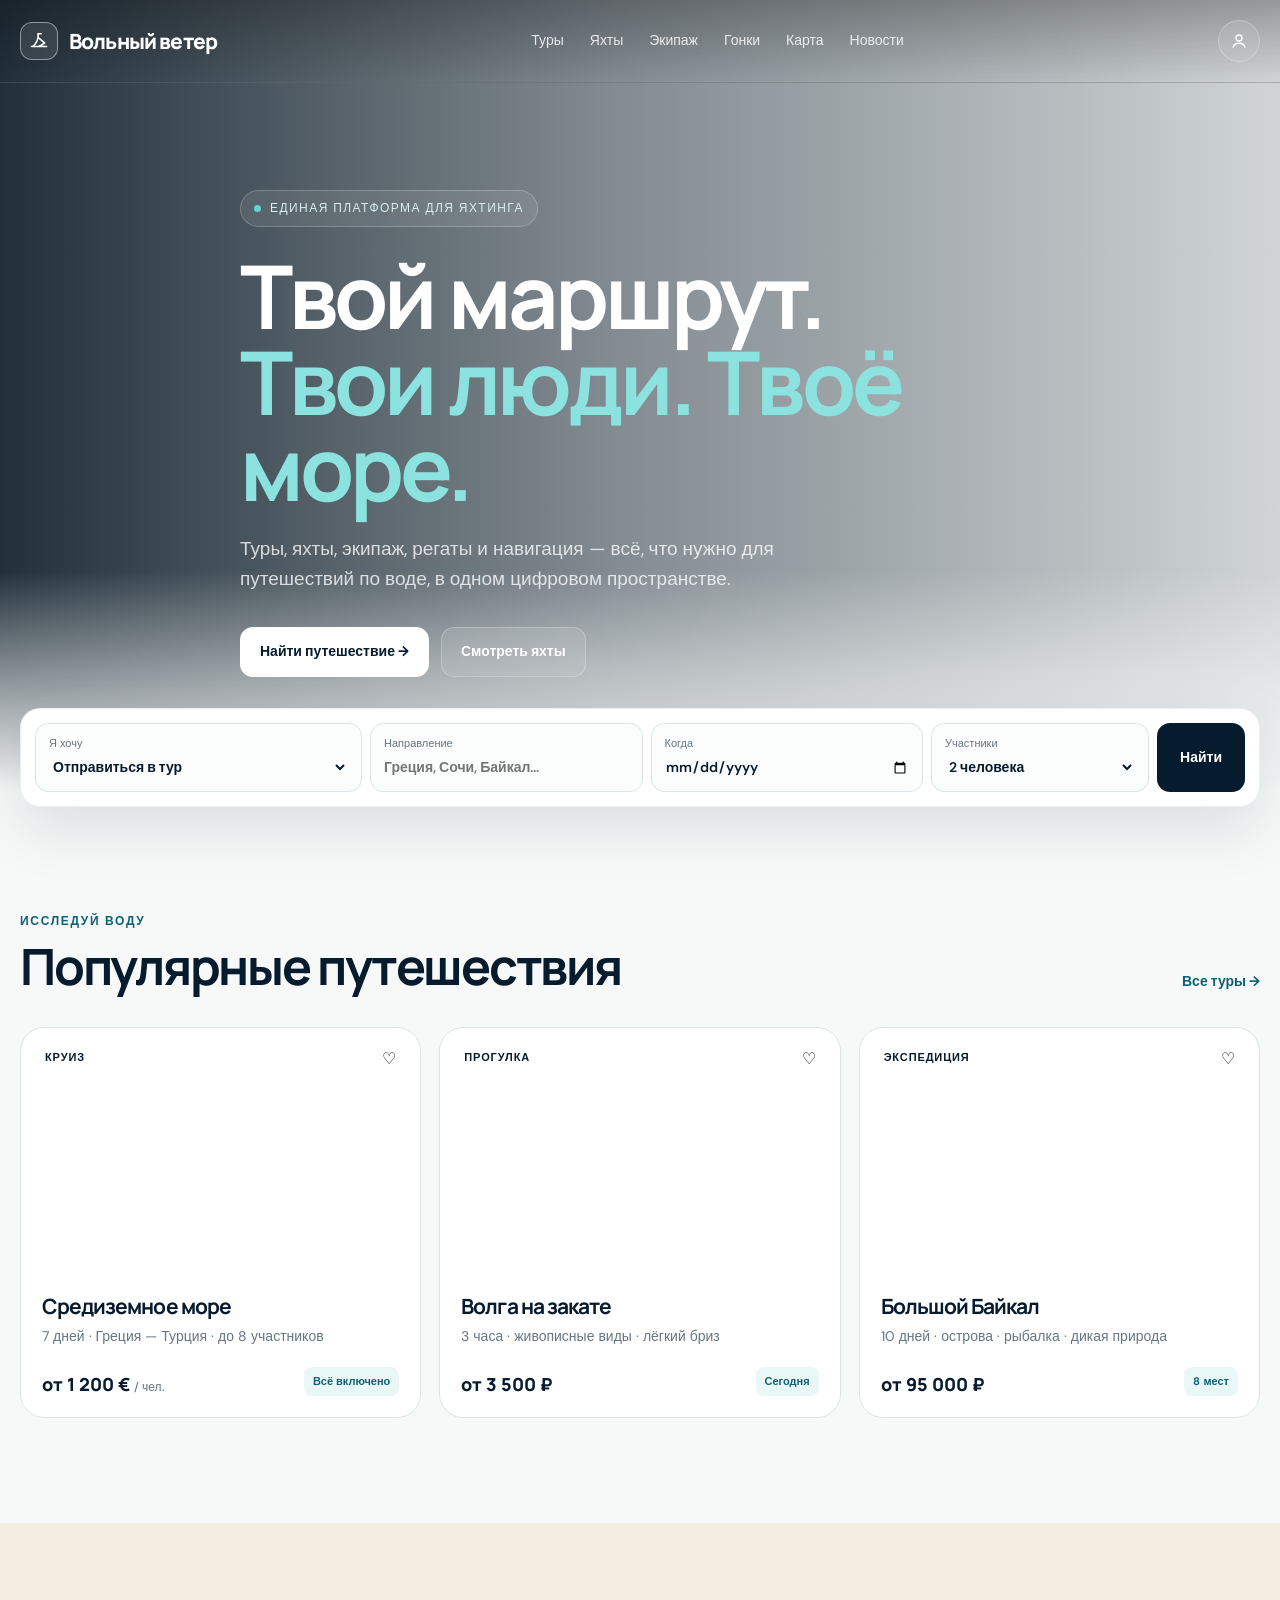
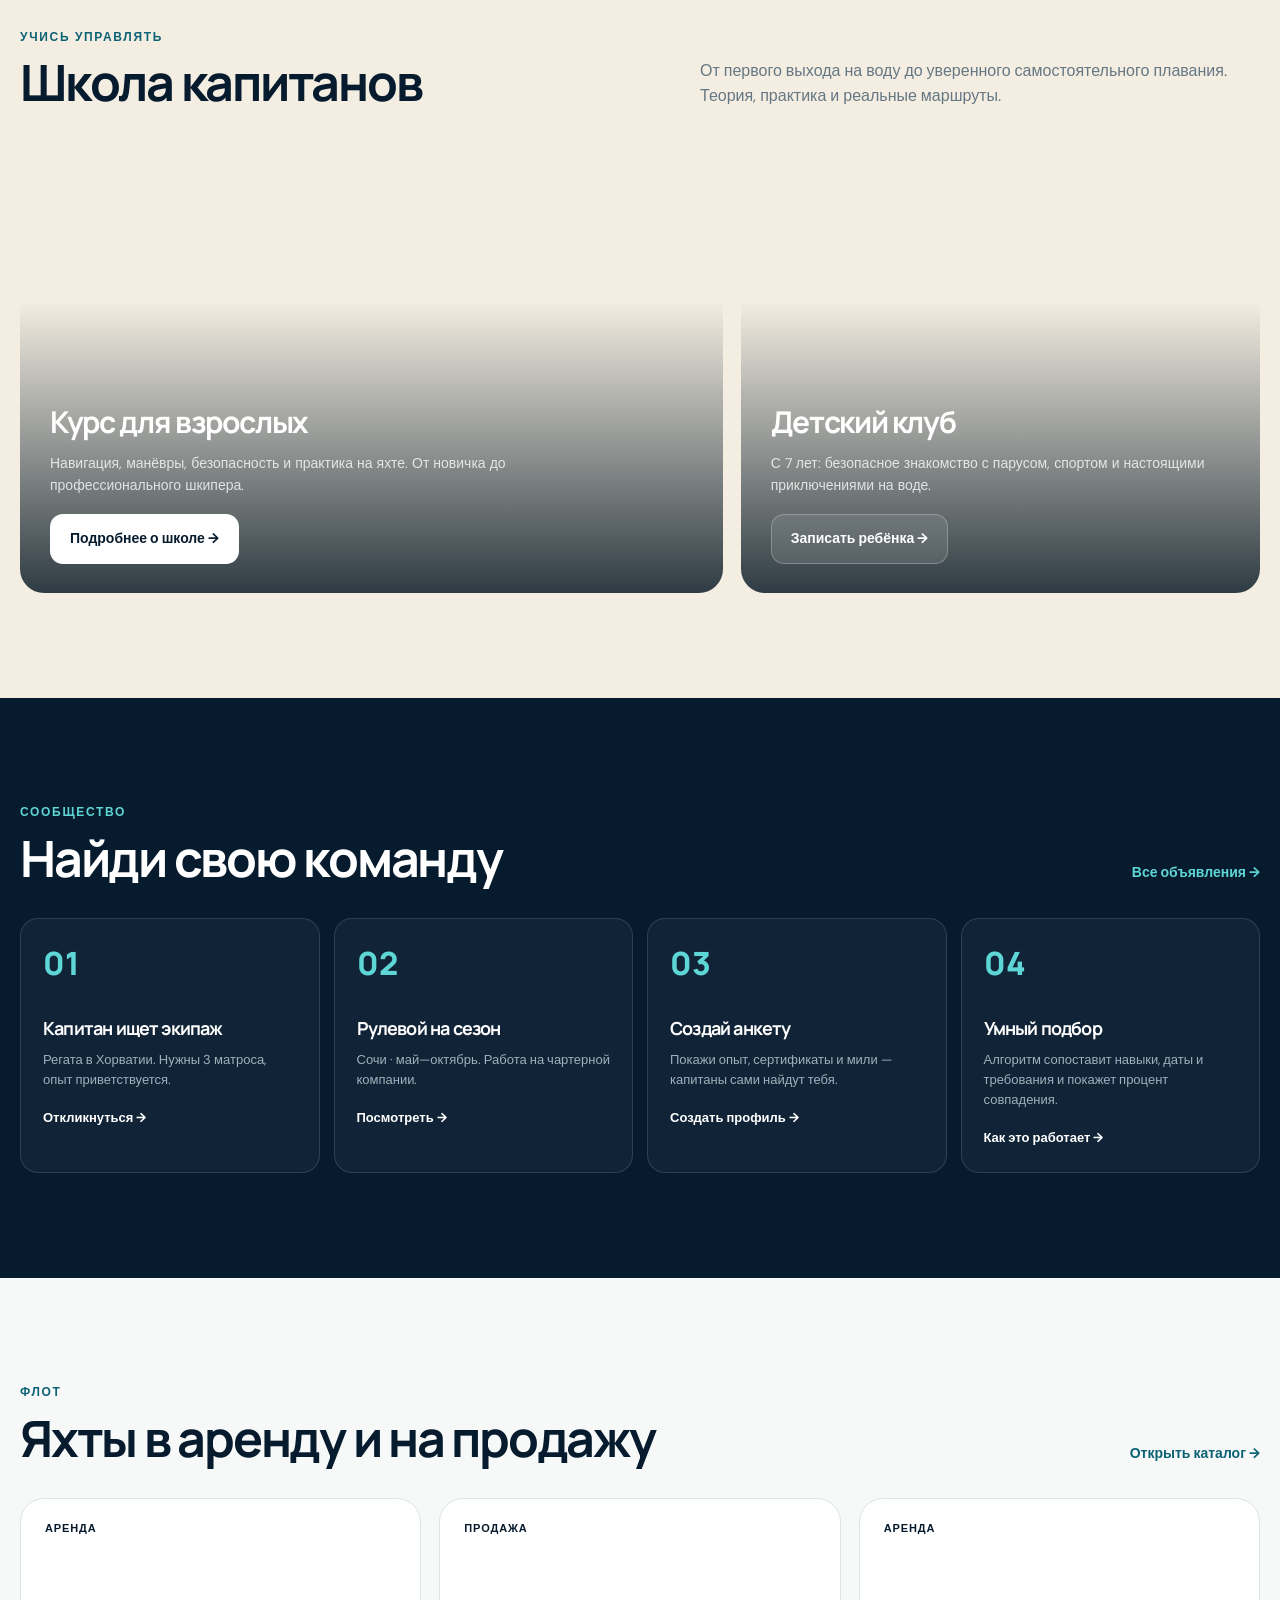
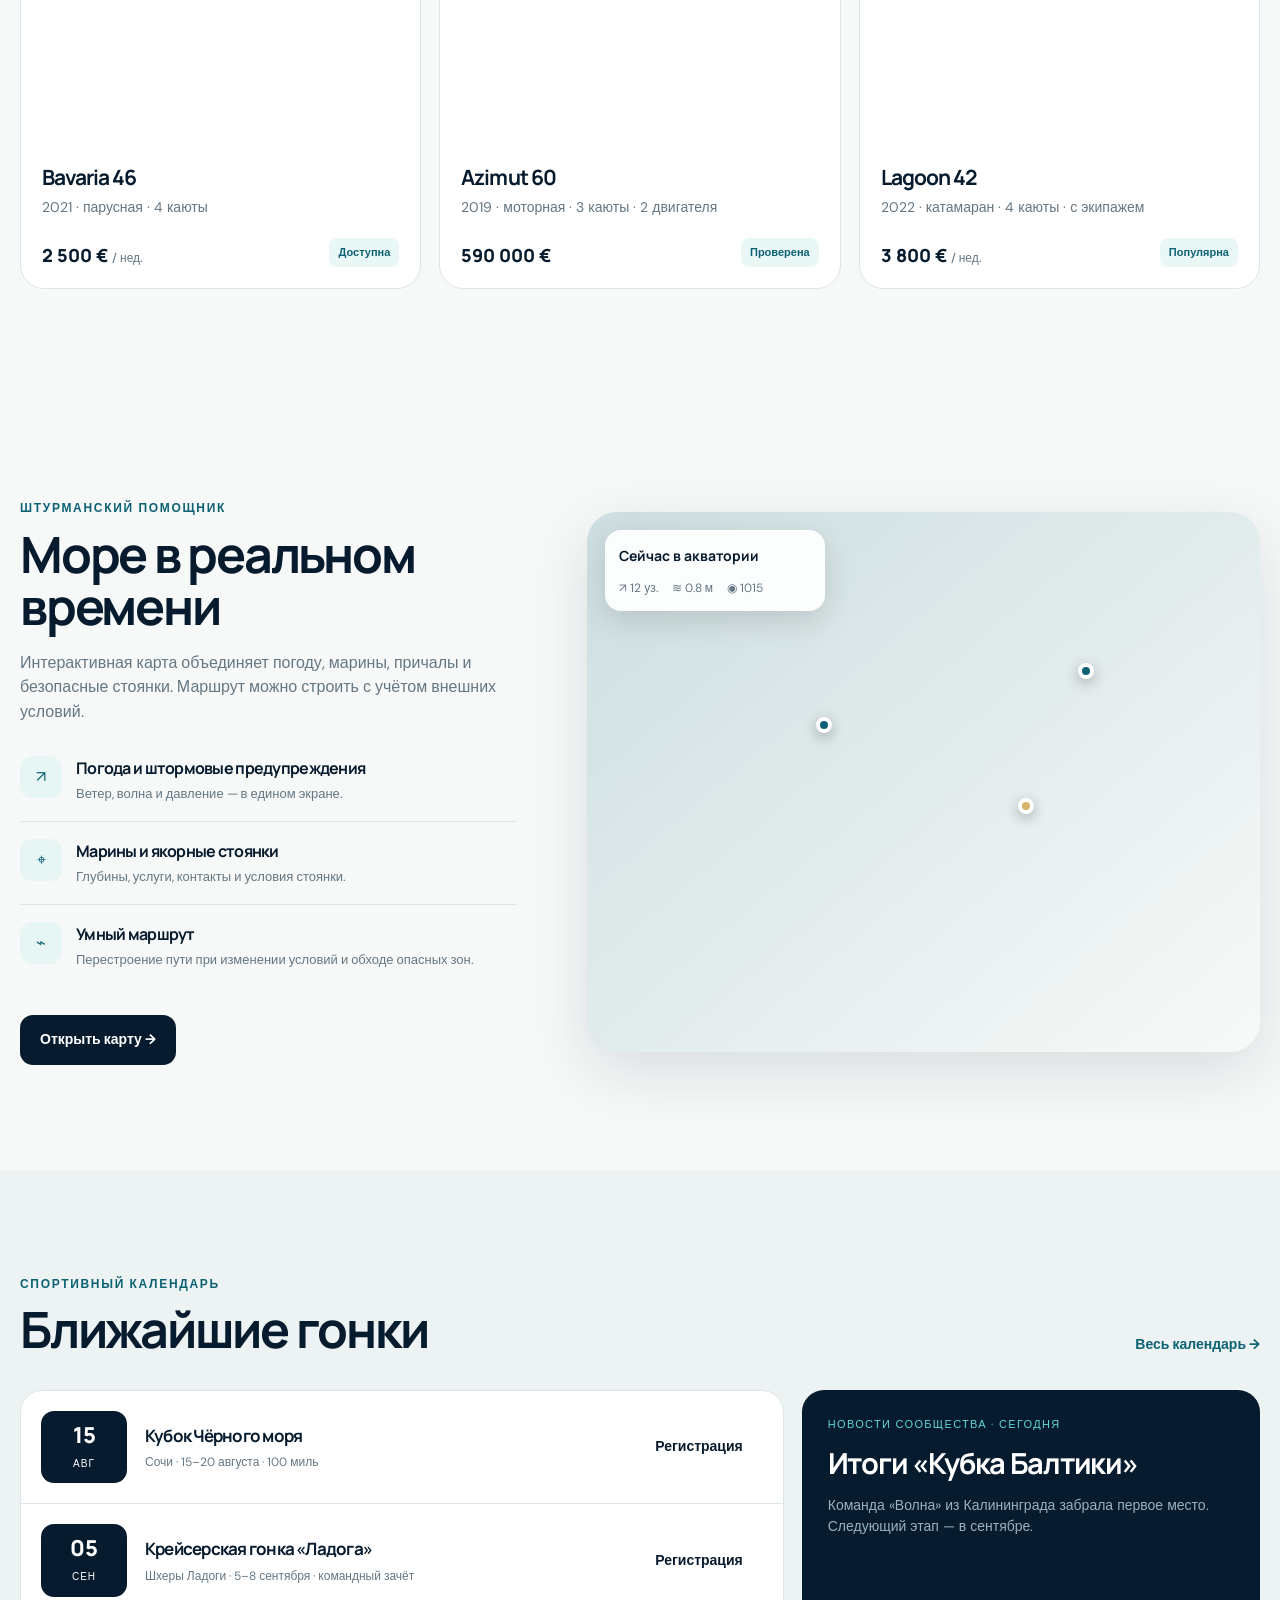
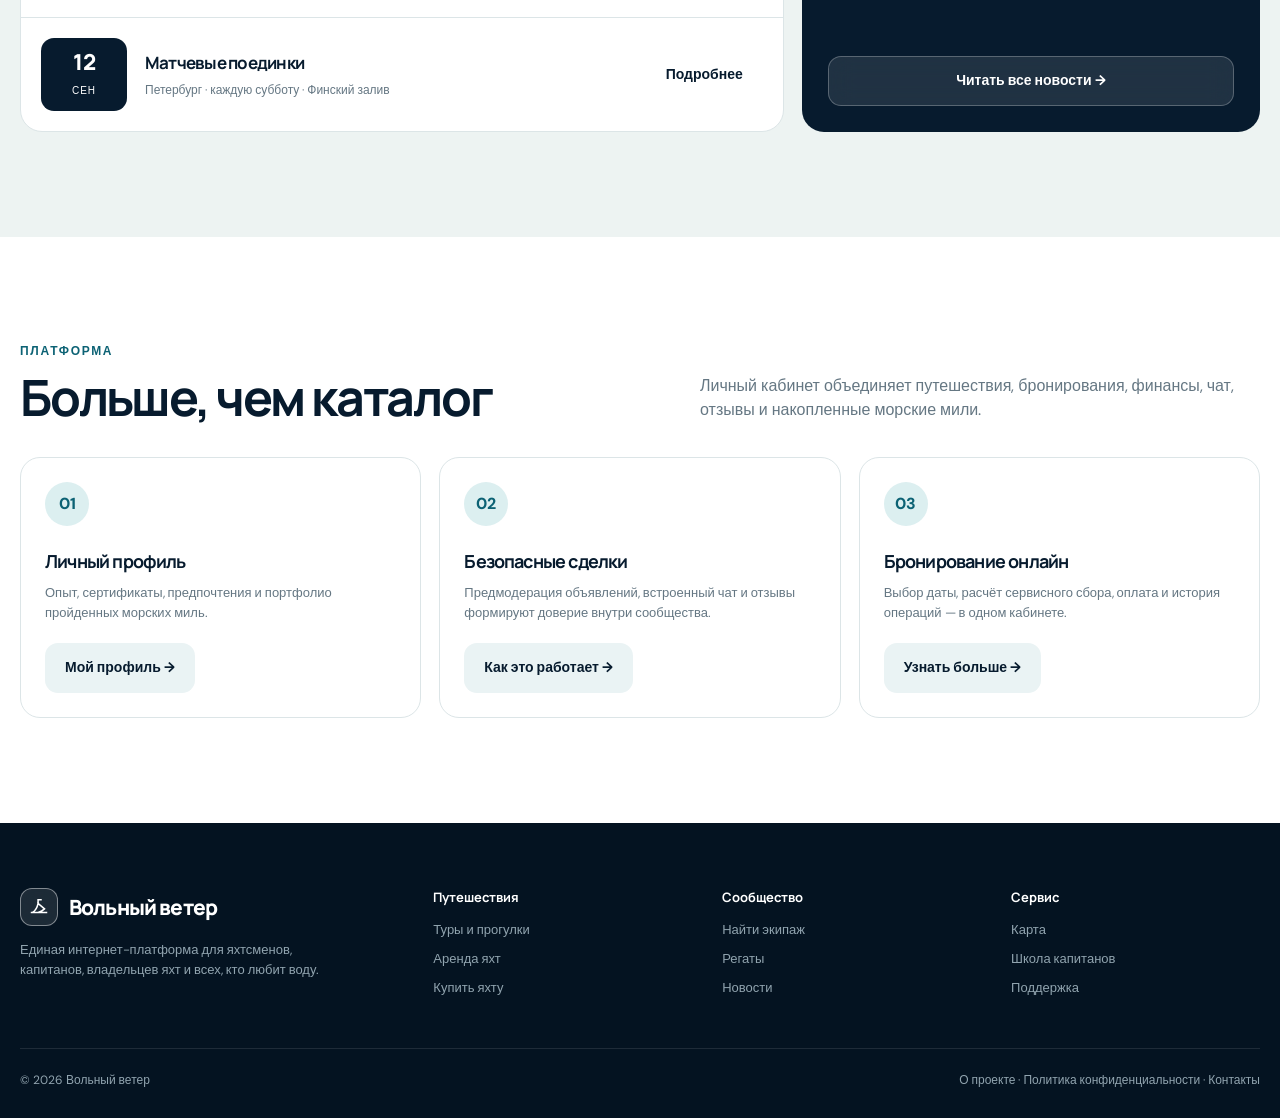
<file: Яхтеный сайт/Сайт/index.html>
<!DOCTYPE html>
<html lang="ru">
<head>
    <meta charset="UTF-8">
    <meta name="viewport" content="width=device-width, initial-scale=1.0">
    <meta name="theme-color" content="#071b2e">
    <title>Вольный ветер — яхтенная платформа</title>

    <link rel="preconnect" href="https://fonts.googleapis.com">
    <link rel="preconnect" href="https://fonts.gstatic.com" crossorigin>

    <link
        href="https://fonts.googleapis.com/css2?family=DM+Sans:wght@400;500;600;700&family=Manrope:wght@500;600;700;800&display=swap"
        rel="stylesheet"
    >

    <style>
        :root {
            --ink: #071b2e;
            --ink-2: #0d2940;
            --sea: #0c6274;
            --cyan: #5ed6d5;
            --sand: #f4eee2;
            --paper: #f7f9f8;
            --white: #ffffff;
            --muted: #657783;
            --line: #dce5e7;
            --gold: #d8b36a;

            --shadow: 0 20px 60px rgba(7, 27, 46, 0.12);

            --radius: 24px;
            --radius-sm: 14px;
        }

        * {
            box-sizing: border-box;
            margin: 0;
            padding: 0;
        }

        html {
            scroll-behavior: smooth;
        }

        body {
            font-family: "DM Sans", sans-serif;
            color: var(--ink);
            background: var(--paper);
            line-height: 1.55;
        }

        a {
            color: inherit;
            text-decoration: none;
        }

        button,
        input,
        select {
            font: inherit;
        }

        button {
            cursor: pointer;
        }

        .container {
            width: min(1240px, calc(100% - 40px));
            margin: 0 auto;
        }

        /* HEADER */

        .topbar {
            position: absolute;
            inset: 0 0 auto;
            z-index: 20;
            color: #ffffff;
            border-bottom: 1px solid rgba(255, 255, 255, 0.16);
            background: linear-gradient(
                180deg,
                rgba(0, 0, 0, 0.28),
                transparent
            );
        }

        .nav {
            height: 82px;
            display: flex;
            align-items: center;
            justify-content: space-between;
            gap: 28px;
        }

        .brand {
            display: flex;
            align-items: center;
            gap: 11px;
            font-family: Manrope, sans-serif;
            font-weight: 800;
            letter-spacing: -0.04em;
            font-size: 21px;
        }

        .brand-mark {
            width: 38px;
            height: 38px;
            border: 1px solid rgba(255, 255, 255, 0.45);
            border-radius: 12px;
            display: grid;
            place-items: center;
            background: rgba(255, 255, 255, 0.1);
            backdrop-filter: blur(12px);
        }

        .brand-mark svg {
            width: 22px;
        }

        .navlinks {
            display: flex;
            gap: 26px;
            font-size: 14px;
            color: rgba(255, 255, 255, 0.84);
        }

        .navlinks a {
            transition: 0.2s;
        }

        .navlinks a:hover {
            color: #ffffff;
        }

        .nav-actions {
            display: flex;
            align-items: center;
            gap: 10px;
        }

        .icon-btn,
        .menu-btn {
            width: 42px;
            height: 42px;
            border: 1px solid rgba(255, 255, 255, 0.25);
            background: rgba(255, 255, 255, 0.09);
            color: #ffffff;
            border-radius: 50%;
            display: grid;
            place-items: center;
            backdrop-filter: blur(10px);
        }

        .icon-btn svg {
            width: 18px;
        }

        .menu-btn {
            display: none;
            border-radius: 12px;
        }

        /*  HERO */

        .hero {
            min-height: 790px;
            position: relative;
            overflow: hidden;
            color: #ffffff;

            background:
                linear-gradient(
                    90deg,
                    rgba(4, 20, 33, 0.88) 0%,
                    rgba(4, 20, 33, 0.48) 48%,
                    rgba(4, 20, 33, 0.16) 100%
                ),
                url("https://images.unsplash.com/photo-1500375592092-40eb2168fd21?auto=format&fit=crop&w=2200&q=85")
                center / cover;
        }

        .hero::after {
            content: "";
            position: absolute;
            inset: auto 0 0;
            height: 220px;
            background: linear-gradient(
                transparent,
                var(--paper)
            );
        }

        .hero-inner {
            position: relative;
            z-index: 2;
            padding-top: 190px;
            max-width: 800px;
        }

        .eyebrow {
            display: inline-flex;
            align-items: center;
            gap: 9px;
            padding: 8px 13px;
            border-radius: 999px;
            border: 1px solid rgba(255, 255, 255, 0.22);
            background: rgba(255, 255, 255, 0.08);
            backdrop-filter: blur(10px);
            font-size: 12px;
            text-transform: uppercase;
            letter-spacing: 0.12em;
            color: #d9eeee;
        }

        .eyebrow i {
            width: 7px;
            height: 7px;
            background: var(--cyan);
            border-radius: 50%;
            display: block;
        }

        h1,
        h2,
        h3 {
            font-family: Manrope, sans-serif;
            letter-spacing: -0.045em;
        }

        .hero h1 {
            font-size: clamp(48px, 7vw, 88px);
            line-height: 0.98;
            margin: 25px 0 24px;
            max-width: 820px;
        }

        .hero h1 em {
            font-style: normal;
            color: #8ce2df;
        }

        .hero-copy {
            font-size: 19px;
            color: rgba(255, 255, 255, 0.78);
            max-width: 630px;
        }

        .hero-ctas {
            display: flex;
            gap: 12px;
            flex-wrap: wrap;
            margin-top: 34px;
        }

        .btn {
            display: inline-flex;
            align-items: center;
            justify-content: center;
            gap: 9px;
            padding: 13px 19px;
            border-radius: 13px;
            font-weight: 700;
            font-size: 14px;
            border: 1px solid transparent;
            transition: 0.2s;
        }

        .btn-primary {
            background: #ffffff;
            color: var(--ink);
        }

        .btn-primary:hover {
            transform: translateY(-2px);
            box-shadow: 0 12px 28px rgba(0, 0, 0, 0.16);
        }

        .btn-glass {
            background: rgba(255, 255, 255, 0.1);
            border-color: rgba(255, 255, 255, 0.25);
            color: #ffffff;
            backdrop-filter: blur(12px);
        }

        .btn-glass:hover {
            background: rgba(255, 255, 255, 0.18);
        }

        .hero-meta {
            display: flex;
            gap: 32px;
            margin-top: 58px;
            color: rgba(255, 255, 255, 0.72);
            font-size: 13px;
        }

        .hero-meta strong {
            display: block;
            color: #ffffff;
            font: 700 23px Manrope, sans-serif;
            margin-bottom: 2px;
        }

        /* SEARCH */

        .search-panel {
            position: relative;
            z-index: 5;
            margin-top: -82px;
            background: #ffffff;
            border: 1px solid rgba(7, 27, 46, 0.08);
            border-radius: 20px;
            box-shadow: var(--shadow);
            padding: 14px;
            display: grid;
            grid-template-columns: 1.2fr 1fr 1fr 0.8fr auto;
            gap: 8px;
        }

        .field {
            padding: 11px 13px;
            border: 1px solid var(--line);
            border-radius: 13px;
            background: #fbfcfc;
        }

        .field label {
            display: block;
            font-size: 11px;
            color: var(--muted);
            margin-bottom: 3px;
        }

        .field input,
        .field select {
            width: 100%;
            border: 0;
            background: transparent;
            outline: 0;
            color: var(--ink);
            font-weight: 600;
            font-size: 14px;
        }

        .search-panel .btn {
            background: var(--ink);
            color: #ffffff;
            border-radius: 13px;
            padding-inline: 22px;
        }

        /* SECTIONS*/

        .section {
            padding: 105px 0;
        }

        .section-head {
            display: flex;
            justify-content: space-between;
            align-items: end;
            gap: 30px;
            margin-bottom: 34px;
        }

        .kicker {
            font-size: 12px;
            text-transform: uppercase;
            letter-spacing: 0.14em;
            color: var(--sea);
            font-weight: 700;
            margin-bottom: 10px;
        }

        .section h2 {
            font-size: clamp(32px, 4vw, 50px);
            line-height: 1.05;
        }

        .section-intro {
            max-width: 560px;
            color: var(--muted);
            font-size: 16px;
        }

        .text-link {
            font-weight: 700;
            font-size: 14px;
            color: var(--sea);
            white-space: nowrap;
        }

        /* CARDS*/

        .cards {
            display: grid;
            grid-template-columns: repeat(3, 1fr);
            gap: 18px;
        }

        .card {
            background: #ffffff;
            border: 1px solid var(--line);
            border-radius: var(--radius);
            overflow: hidden;
            transition: 0.25s;
        }

        .card:hover {
            transform: translateY(-5px);
            box-shadow: var(--shadow);
        }

        .card-media {
            height: 245px;
            position: relative;
            background-size: cover;
            background-position: center;
        }

        .card-badge {
            position: absolute;
            top: 14px;
            left: 14px;
            background: rgba(255, 255, 255, 0.9);
            backdrop-filter: blur(8px);
            border-radius: 999px;
            padding: 7px 10px;
            font-size: 11px;
            font-weight: 800;
            text-transform: uppercase;
            letter-spacing: 0.08em;
        }

        .card-fav {
            position: absolute;
            top: 12px;
            right: 12px;
            width: 38px;
            height: 38px;
            border-radius: 50%;
            border: 0;
            background: rgba(255, 255, 255, 0.88);
        }

        .card-body {
            padding: 21px;
        }

        .card h3 {
            font-size: 21px;
            line-height: 1.15;
            margin-bottom: 8px;
        }

        .card p {
            color: var(--muted);
            font-size: 14px;
        }

        .card-foot {
            display: flex;
            align-items: end;
            justify-content: space-between;
            margin-top: 19px;
            gap: 15px;
        }

        .price {
            font: 800 18px Manrope, sans-serif;
        }

        .price small {
            font: 500 12px "DM Sans", sans-serif;
            color: var(--muted);
        }

        .tag {
            font-size: 11px;
            color: var(--sea);
            background: #eaf7f7;
            padding: 6px 9px;
            border-radius: 8px;
            font-weight: 700;
        }

        /* SCHOOL*/

        .education {
            background: var(--sand);
        }

        .edu-grid {
            display: grid;
            grid-template-columns: 1.15fr 0.85fr;
            gap: 18px;
        }

        .edu-card {
            min-height: 450px;
            border-radius: var(--radius);
            overflow: hidden;
            position: relative;
            color: #ffffff;
            background-size: cover;
            background-position: center;
        }

        .edu-card::after {
            content: "";
            position: absolute;
            inset: 0;
            background: linear-gradient(
                0deg,
                rgba(3, 20, 32, 0.82),
                transparent 65%
            );
        }

        .edu-content {
            position: absolute;
            z-index: 2;
            left: 30px;
            right: 30px;
            bottom: 29px;
        }

        .edu-content h3 {
            font-size: 30px;
            margin-bottom: 7px;
        }

        .edu-content p {
            max-width: 550px;
            color: rgba(255, 255, 255, 0.78);
            font-size: 14px;
        }

        .edu-content .btn {
            margin-top: 18px;
        }

        /* COMMUNITY */

        .market {
            background: var(--ink);
            color: #ffffff;
        }

        .market .kicker {
            color: var(--cyan);
        }

        .market .section-intro {
            color: #9db0bb;
        }

        .market .text-link {
            color: var(--cyan);
        }

        .market-grid {
            display: grid;
            grid-template-columns: repeat(4, 1fr);
            gap: 14px;
        }

        .market-item {
            border: 1px solid rgba(255, 255, 255, 0.12);
            border-radius: 18px;
            padding: 22px;
            background: rgba(255, 255, 255, 0.045);
        }

        .market-item .num {
            font: 800 32px Manrope, sans-serif;
            color: var(--cyan);
            margin-bottom: 30px;
        }

        .market-item h3 {
            font-size: 18px;
            margin-bottom: 7px;
        }

        .market-item p {
            color: #9db0bb;
            font-size: 13px;
        }

        .market-item a {
            display: inline-block;
            margin-top: 18px;
            font-size: 13px;
            font-weight: 700;
            color: #ffffff;
        }

        /* MAP*/

        .split {
            display: grid;
            grid-template-columns: 0.85fr 1.15fr;
            gap: 70px;
            align-items: center;
        }

        .map {
            min-height: 540px;
            border-radius: 30px;
            position: relative;
            overflow: hidden;
            background:
                linear-gradient(
                    140deg,
                    rgba(12, 98, 116, 0.18),
                    rgba(255, 255, 255, 0.05)
                ),
                url("https://images.unsplash.com/photo-1518837695005-2083093ee35b?auto=format&fit=crop&w=1600&q=80")
                center / cover;
            box-shadow: var(--shadow);
        }

        .map-ui {
            position: absolute;
            inset: 18px;
            display: flex;
            justify-content: space-between;
            pointer-events: none;
        }

        .map-panel {
            align-self: flex-start;
            background: rgba(255, 255, 255, 0.93);
            border-radius: 16px;
            padding: 14px;
            min-width: 220px;
            box-shadow: 0 10px 30px rgba(0, 0, 0, 0.13);
        }

        .map-panel b {
            font: 700 14px Manrope, sans-serif;
        }

        .weather {
            display: flex;
            gap: 14px;
            margin-top: 10px;
            font-size: 12px;
            color: var(--muted);
        }

        .pin {
            position: absolute;
            width: 16px;
            height: 16px;
            border: 4px solid #ffffff;
            border-radius: 50%;
            background: var(--sea);
            box-shadow: 0 4px 14px rgba(0, 0, 0, 0.3);
        }

        .pin.one {
            left: 34%;
            top: 38%;
        }

        .pin.two {
            left: 64%;
            top: 53%;
            background: var(--gold);
        }

        .pin.three {
            left: 73%;
            top: 28%;
        }

        .feature-list {
            display: grid;
            gap: 17px;
            margin-top: 31px;
        }

        .feature {
            display: flex;
            gap: 14px;
            padding-bottom: 17px;
            border-bottom: 1px solid var(--line);
        }

        .feature:last-child {
            border: 0;
        }

        .feature-icon {
            flex: 0 0 42px;
            height: 42px;
            border-radius: 12px;
            background: #e8f5f5;
            color: var(--sea);
            display: grid;
            place-items: center;
        }

        .feature h3 {
            font-size: 16px;
            margin-bottom: 3px;
        }

        .feature p {
            font-size: 13px;
            color: var(--muted);
        }

        /* RACES*/

        .races {
            background: #edf3f2;
        }

        .race-grid {
            display: grid;
            grid-template-columns: 1.25fr 0.75fr;
            gap: 18px;
        }

        .race-list {
            background: #ffffff;
            border: 1px solid var(--line);
            border-radius: 22px;
            overflow: hidden;
        }

        .race-row {
            display: grid;
            grid-template-columns: 86px 1fr auto;
            gap: 18px;
            padding: 20px;
            align-items: center;
            border-bottom: 1px solid var(--line);
        }

        .race-row:last-child {
            border: 0;
        }

        .date-box {
            border-radius: 13px;
            background: var(--ink);
            color: #ffffff;
            text-align: center;
            padding: 9px;
        }

        .date-box b {
            display: block;
            font: 800 22px Manrope, sans-serif;
        }

        .date-box span {
            font-size: 10px;
            text-transform: uppercase;
            letter-spacing: 0.1em;
        }

        .race-row h3 {
            font-size: 17px;
            margin-bottom: 4px;
        }

        .race-row p {
            font-size: 12px;
            color: var(--muted);
        }

        .news-card {
            background: var(--ink);
            color: #ffffff;
            border-radius: 22px;
            padding: 26px;
            display: flex;
            flex-direction: column;
            justify-content: space-between;
        }

        .news-card .date {
            font-size: 11px;
            color: var(--cyan);
            text-transform: uppercase;
            letter-spacing: 0.12em;
        }

        .news-card h3 {
            font-size: 29px;
            line-height: 1.1;
            margin: 15px 0;
        }

        .news-card p {
            font-size: 14px;
            color: #9db0bb;
        }

        /* PLATFORM */

        .community {
            background: #ffffff;
        }

        .community-grid {
            display: grid;
            grid-template-columns: repeat(3, 1fr);
            gap: 18px;
        }

        .community-card {
            padding: 24px;
            border: 1px solid var(--line);
            border-radius: 20px;
        }

        .avatar {
            width: 44px;
            height: 44px;
            border-radius: 50%;
            background: #dceff0;
            display: grid;
            place-items: center;
            font-weight: 800;
            color: var(--sea);
            margin-bottom: 22px;
        }

        .community-card h3 {
            font-size: 18px;
            margin-bottom: 7px;
        }

        .community-card p {
            font-size: 13px;
            color: var(--muted);
        }

        .community-card .btn {
            margin-top: 20px;
        }

        /* FOOTER*/

        footer {
            background: #041321;
            color: #91a4af;
            padding: 65px 0 28px;
        }

        .footer-grid {
            display: grid;
            grid-template-columns: 1.5fr repeat(3, 1fr);
            gap: 40px;
            padding-bottom: 50px;
        }

        footer .brand {
            color: #ffffff;
            margin-bottom: 14px;
        }

        .footer-desc {
            font-size: 13px;
            max-width: 330px;
        }

        footer h4 {
            font: 700 13px Manrope, sans-serif;
            color: #ffffff;
            margin-bottom: 14px;
        }

        footer ul {
            list-style: none;
            display: grid;
            gap: 9px;
            font-size: 13px;
        }

        footer li a:hover {
            color: #ffffff;
        }

        .footer-bottom {
            border-top: 1px solid rgba(255, 255, 255, 0.1);
            padding-top: 22px;
            display: flex;
            justify-content: space-between;
            gap: 20px;
            font-size: 12px;
        }

        /* RESPONSIVE */

        @media (max-width: 1000px) {
            .navlinks {
                display: none;
            }

            .menu-btn {
                display: grid;
            }

            .search-panel {
                grid-template-columns: 1fr 1fr;
            }

            .search-panel .btn {
                grid-column: 1 / -1;
            }

            .cards {
                grid-template-columns: 1fr 1fr;
            }

            .market-grid {
                grid-template-columns: 1fr 1fr;
            }

            .split,
            .race-grid,
            .edu-grid {
                grid-template-columns: 1fr;
            }

            .map {
                min-height: 430px;
            }

            .footer-grid {
                grid-template-columns: 1fr 1fr;
            }
        }

        @media (max-width: 650px) {
            .container {
                width: min(100% - 28px, 1240px);
            }

            .nav {
                height: 70px;
            }

            .hero {
                min-height: 720px;
            }

            .hero-inner {
                padding-top: 150px;
            }

            .hero-copy {
                font-size: 16px;
            }

            .hero-meta {
                gap: 20px;
                flex-wrap: wrap;
                margin-top: 38px;
            }

            .hero-meta strong {
                font-size: 19px;
            }

            .search-panel {
                margin-top: -55px;
                grid-template-columns: 1fr;
            }

            .cards,
            .market-grid,
            .community-grid {
                grid-template-columns: 1fr;
            }

            .section {
                padding: 72px 0;
            }

            .section-head {
                display: block;
            }

            .section-head .text-link {
                display: inline-block;
                margin-top: 16px;
            }

            .edu-card {
                min-height: 380px;
            }

            .race-row {
                grid-template-columns: 62px 1fr;
            }

            .race-row .btn {
                display: none;
            }

            .footer-grid {
                grid-template-columns: 1fr;
            }

            .footer-bottom {
                display: block;
            }

            .footer-bottom span {
                display: block;
                margin-top: 7px;
            }
        }
    </style>
</head>

<body>

<header class="topbar">
    <div class="container nav">

        <a class="brand" href="#">
            <span class="brand-mark">
                <svg
                    viewBox="0 0 24 24"
                    fill="none"
                    stroke="currentColor"
                    stroke-width="1.7"
                >
                    <path d="M3 18h18M5 18c3-2 5-5 6-10l7 6c-2 2-4 3-7 4"/>
                    <path d="M11 8V4h4"/>
                </svg>
            </span>

            Вольный ветер
        </a>

        <nav class="navlinks">
            <a href="#tours">Туры</a>
            <a href="#fleet">Яхты</a>
            <a href="#crew">Экипаж</a>
            <a href="#races">Гонки</a>
            <a href="#map">Карта</a>
            <a href="#news">Новости</a>
        </nav>

        <div class="nav-actions">

            <button
                class="icon-btn"
                aria-label="Войти"
            >
                <svg
                    viewBox="0 0 24 24"
                    fill="none"
                    stroke="currentColor"
                    stroke-width="1.8"
                >
                    <circle
                        cx="12"
                        cy="8"
                        r="4"
                    />
                    <path d="M4 21c.7-4 3.3-6 8-6s7.3 2 8 6"/>
                </svg>
            </button>

            <button
                class="menu-btn"
                aria-label="Меню"
            >
                ☰
            </button>

        </div>
    </div>
</header>

<main>

    <!-- HERO -->

    <section class="hero">

        <div class="container hero-inner">

            <div class="eyebrow">
                <i></i>
                единая платформа для яхтинга
            </div>

            <h1>
                Твой маршрут.
                <br>
                <em>Твои люди. Твоё море.</em>
            </h1>

            <p class="hero-copy">
                Туры, яхты, экипаж, регаты и навигация —
                всё, что нужно для путешествий по воде,
                в одном цифровом пространстве.
            </p>

            <div class="hero-ctas">
                <a
                    class="btn btn-primary"
                    href="#tours"
                >
                    Найти путешествие →
                </a>

                <a
                    class="btn btn-glass"
                    href="#fleet"
                >
                    Смотреть яхты
                </a>
            </div>

            <div class="hero-meta">

                <div>
                    <strong>120+</strong>
                    маршрутов
                </div>

                <div>
                    <strong>340+</strong>
                    яхт в каталоге
                </div>

                <div>
                    <strong>2 800+</strong>
                    яхтсменов
                </div>

            </div>

        </div>

    </section>

    <!-- SEARCH -->

    <section
        class="container search-panel"
        aria-label="Поиск"
    >

        <div class="field">
            <label>Я хочу</label>

            <select>
                <option>Отправиться в тур</option>
                <option>Арендовать яхту</option>
                <option>Найти экипаж</option>
            </select>
        </div>

        <div class="field">
            <label>Направление</label>

            <input
                type="text"
                placeholder="Греция, Сочи, Байкал..."
            >
        </div>

        <div class="field">
            <label>Когда</label>

            <input type="date">
        </div>

        <div class="field">
            <label>Участники</label>

            <select>
                <option>2 человека</option>
                <option>3 человека</option>
                <option>4 человека</option>
            </select>
        </div>

        <button class="btn">
            Найти
        </button>

    </section>

    <!-- TOURS -->

    <section
        class="section"
        id="tours"
    >

        <div class="container">

            <div class="section-head">

                <div>
                    <div class="kicker">
                        Исследуй воду
                    </div>

                    <h2>
                        Популярные путешествия
                    </h2>
                </div>

                <a
                    class="text-link"
                    href="#"
                >
                    Все туры →
                </a>

            </div>

            <div class="cards">

                <article class="card">

                    <div
                        class="card-media"
                        style="
                            background-image:
                            url('https://images.unsplash.com/photo-1530053969600-caed2596d242?auto=format&fit=crop&w=1000&q=80');
                        "
                    >
                        <span class="card-badge">
                            Круиз
                        </span>

                        <button class="card-fav">
                            ♡
                        </button>
                    </div>

                    <div class="card-body">

                        <h3>
                            Средиземное море
                        </h3>

                        <p>
                            7 дней · Греция — Турция ·
                            до 8 участников
                        </p>

                        <div class="card-foot">

                            <span class="price">
                                от 1 200 €
                                <small>/ чел.</small>
                            </span>

                            <span class="tag">
                                Всё включено
                            </span>

                        </div>

                    </div>

                </article>

                <article class="card">

                    <div
                        class="card-media"
                        style="
                            background-image:
                            url('https://images.unsplash.com/photo-1569263979104-865ab7cd8d13?auto=format&fit=crop&w=1000&q=80');
                        "
                    >
                        <span class="card-badge">
                            Прогулка
                        </span>

                        <button class="card-fav">
                            ♡
                        </button>
                    </div>

                    <div class="card-body">

                        <h3>
                            Волга на закате
                        </h3>

                        <p>
                            3 часа · живописные виды ·
                            лёгкий бриз
                        </p>

                        <div class="card-foot">

                            <span class="price">
                                от 3 500 ₽
                            </span>

                            <span class="tag">
                                Сегодня
                            </span>

                        </div>

                    </div>

                </article>

                <article class="card">

                    <div
                        class="card-media"
                        style="
                            background-image:
                            url('https://images.unsplash.com/photo-1510414842594-a61c69b5ae57?auto=format&fit=crop&w=1000&q=80');
                        "
                    >
                        <span class="card-badge">
                            Экспедиция
                        </span>

                        <button class="card-fav">
                            ♡
                        </button>
                    </div>

                    <div class="card-body">

                        <h3>
                            Большой Байкал
                        </h3>

                        <p>
                            10 дней · острова · рыбалка ·
                            дикая природа
                        </p>

                        <div class="card-foot">

                            <span class="price">
                                от 95 000 ₽
                            </span>

                            <span class="tag">
                                8 мест
                            </span>

                        </div>

                    </div>

                </article>

            </div>

        </div>

    </section>

    <!-- SCHOOL -->

    <section class="section education">

        <div class="container">

            <div class="section-head">

                <div>

                    <div class="kicker">
                        Учись управлять
                    </div>

                    <h2>
                        Школа капитанов
                    </h2>

                </div>

                <p class="section-intro">
                    От первого выхода на воду до уверенного
                    самостоятельного плавания. Теория,
                    практика и реальные маршруты.
                </p>

            </div>

            <div class="edu-grid">

                <article
                    class="edu-card"
                    style="
                        background-image:
                        url('https://images.unsplash.com/photo-1567899378494-47b22a2ae96a?auto=format&fit=crop&w=1400&q=85');
                    "
                >

                    <div class="edu-content">

                        <h3>
                            Курс для взрослых
                        </h3>

                        <p>
                            Навигация, манёвры, безопасность
                            и практика на яхте. От новичка
                            до профессионального шкипера.
                        </p>

                        <a
                            class="btn btn-primary"
                            href="#"
                        >
                            Подробнее о школе →
                        </a>

                    </div>

                </article>

                <article
                    class="edu-card"
                    style="
                        background-image:
                        url('https://images.unsplash.com/photo-1544551763-46a013bb70d5?auto=format&fit=crop&w=1200&q=85');
                    "
                >

                    <div class="edu-content">

                        <h3>
                            Детский клуб
                        </h3>

                        <p>
                            С 7 лет: безопасное знакомство
                            с парусом, спортом и настоящими
                            приключениями на воде.
                        </p>

                        <a
                            class="btn btn-glass"
                            href="#"
                        >
                            Записать ребёнка →
                        </a>

                    </div>

                </article>

            </div>

        </div>

    </section>

    <!-- CREW -->

    <section
        class="section market"
        id="crew"
    >

        <div class="container">

            <div class="section-head">

                <div>

                    <div class="kicker">
                        Сообщество
                    </div>

                    <h2>
                        Найди свою команду
                    </h2>

                </div>

                <a
                    class="text-link"
                    href="#"
                >
                    Все объявления →
                </a>

            </div>

            <div class="market-grid">

                <article class="market-item">

                    <div class="num">
                        01
                    </div>

                    <h3>
                        Капитан ищет экипаж
                    </h3>

                    <p>
                        Регата в Хорватии.
                        Нужны 3 матроса,
                        опыт приветствуется.
                    </p>

                    <a href="#">
                        Откликнуться →
                    </a>

                </article>

                <article class="market-item">

                    <div class="num">
                        02
                    </div>

                    <h3>
                        Рулевой на сезон
                    </h3>

                    <p>
                        Сочи · май—октябрь.
                        Работа на чартерной компании.
                    </p>

                    <a href="#">
                        Посмотреть →
                    </a>

                </article>

                <article class="market-item">

                    <div class="num">
                        03
                    </div>

                    <h3>
                        Создай анкету
                    </h3>

                    <p>
                        Покажи опыт, сертификаты
                        и мили — капитаны сами
                        найдут тебя.
                    </p>

                    <a href="#">
                        Создать профиль →
                    </a>

                </article>

                <article class="market-item">

                    <div class="num">
                        04
                    </div>

                    <h3>
                        Умный подбор
                    </h3>

                    <p>
                        Алгоритм сопоставит навыки,
                        даты и требования и покажет
                        процент совпадения.
                    </p>

                    <a href="#">
                        Как это работает →
                    </a>

                </article>

            </div>

        </div>

    </section>

    <!-- FLEET -->

    <section
        class="section"
        id="fleet"
    >

        <div class="container">

            <div class="section-head">

                <div>

                    <div class="kicker">
                        Флот
                    </div>

                    <h2>
                        Яхты в аренду и на продажу
                    </h2>

                </div>

                <a
                    class="text-link"
                    href="#"
                >
                    Открыть каталог →
                </a>

            </div>

            <div class="cards">

                <article class="card">

                    <div
                        class="card-media"
                        style="
                            background-image:
                            url('https://images.unsplash.com/photo-1562281302-809108fd533c?auto=format&fit=crop&w=1000&q=80');
                        "
                    >
                        <span class="card-badge">
                            Аренда
                        </span>
                    </div>

                    <div class="card-body">

                        <h3>
                            Bavaria 46
                        </h3>

                        <p>
                            2021 · парусная · 4 каюты
                        </p>

                        <div class="card-foot">

                            <span class="price">
                                2 500 €
                                <small>/ нед.</small>
                            </span>

                            <span class="tag">
                                Доступна
                            </span>

                        </div>

                    </div>

                </article>

                <article class="card">

                    <div
                        class="card-media"
                        style="
                            background-image:
                            url('https://images.unsplash.com/photo-1605281317010-fe5ffe798166?auto=format&fit=crop&w=1000&q=80');
                        "
                    >
                        <span class="card-badge">
                            Продажа
                        </span>
                    </div>

                    <div class="card-body">

                        <h3>
                            Azimut 60
                        </h3>

                        <p>
                            2019 · моторная · 3 каюты ·
                            2 двигателя
                        </p>

                        <div class="card-foot">

                            <span class="price">
                                590 000 €
                            </span>

                            <span class="tag">
                                Проверена
                            </span>

                        </div>

                    </div>

                </article>

                <article class="card">

                    <div
                        class="card-media"
                        style="
                            background-image:
                            url('https://images.unsplash.com/photo-1540946485063-a40da27545f8?auto=format&fit=crop&w=1000&q=80');
                        "
                    >
                        <span class="card-badge">
                            Аренда
                        </span>
                    </div>

                    <div class="card-body">

                        <h3>
                            Lagoon 42
                        </h3>

                        <p>
                            2022 · катамаран · 4 каюты ·
                            с экипажем
                        </p>

                        <div class="card-foot">

                            <span class="price">
                                3 800 €
                                <small>/ нед.</small>
                            </span>

                            <span class="tag">
                                Популярна
                            </span>

                        </div>

                    </div>

                </article>

            </div>

        </div>

    </section>

    <!-- MAP -->

    <section
        class="section"
        id="map"
    >

        <div class="container split">

            <div>

                <div class="kicker">
                    Штурманский помощник
                </div>

                <h2>
                    Море в реальном времени
                </h2>

                <p
                    class="section-intro"
                    style="margin-top: 18px;"
                >
                    Интерактивная карта объединяет
                    погоду, марины, причалы и безопасные
                    стоянки. Маршрут можно строить с учётом
                    внешних условий.
                </p>

                <div class="feature-list">

                    <div class="feature">

                        <div class="feature-icon">
                            ↗
                        </div>

                        <div>

                            <h3>
                                Погода и штормовые предупреждения
                            </h3>

                            <p>
                                Ветер, волна и давление —
                                в едином экране.
                            </p>

                        </div>

                    </div>

                    <div class="feature">

                        <div class="feature-icon">
                            ⌖
                        </div>

                        <div>

                            <h3>
                                Марины и якорные стоянки
                            </h3>

                            <p>
                                Глубины, услуги, контакты
                                и условия стоянки.
                            </p>

                        </div>

                    </div>

                    <div class="feature">

                        <div class="feature-icon">
                            ⌁
                        </div>

                        <div>

                            <h3>
                                Умный маршрут
                            </h3>

                            <p>
                                Перестроение пути при изменении
                                условий и обходе опасных зон.
                            </p>

                        </div>

                    </div>

                </div>

                <a
                    class="btn"
                    style="
                        background: var(--ink);
                        color: #ffffff;
                        margin-top: 28px;
                    "
                    href="#"
                >
                    Открыть карту →
                </a>

            </div>

            <div class="map">

                <div class="map-ui">

                    <div class="map-panel">

                        <b>
                            Сейчас в акватории
                        </b>

                        <div class="weather">
                            <span>↗ 12 уз.</span>
                            <span>≋ 0.8 м</span>
                            <span>◉ 1015</span>
                        </div>

                    </div>

                </div>

                <span class="pin one"></span>
                <span class="pin two"></span>
                <span class="pin three"></span>

            </div>

        </div>

    </section>

    <!-- RACES -->

    <section
        class="section races"
        id="races"
    >

        <div class="container">

            <div class="section-head">

                <div>

                    <div class="kicker">
                        Спортивный календарь
                    </div>

                    <h2>
                        Ближайшие гонки
                    </h2>

                </div>

                <a
                    class="text-link"
                    href="#"
                >
                    Весь календарь →
                </a>

            </div>

            <div class="race-grid">

                <div class="race-list">

                    <div class="race-row">

                        <div class="date-box">

                            <b>
                                15
                            </b>

                            <span>
                                авг
                            </span>

                        </div>

                        <div>

                            <h3>
                                Кубок Чёрного моря
                            </h3>

                            <p>
                                Сочи · 15–20 августа ·
                                100 миль
                            </p>

                        </div>

                        <a
                            class="btn"
                            href="#"
                        >
                            Регистрация
                        </a>

                    </div>

                    <div class="race-row">

                        <div class="date-box">

                            <b>
                                05
                            </b>

                            <span>
                                сен
                            </span>

                        </div>

                        <div>

                            <h3>
                                Крейсерская гонка «Ладога»
                            </h3>

                            <p>
                                Шхеры Ладоги · 5–8 сентября ·
                                командный зачёт
                            </p>

                        </div>

                        <a
                            class="btn"
                            href="#"
                        >
                            Регистрация
                        </a>

                    </div>

                    <div class="race-row">

                        <div class="date-box">

                            <b>
                                12
                            </b>

                            <span>
                                сен
                            </span>

                        </div>

                        <div>

                            <h3>
                                Матчевые поединки
                            </h3>

                            <p>
                                Петербург · каждую субботу ·
                                Финский залив
                            </p>

                        </div>

                        <a
                            class="btn"
                            href="#"
                        >
                            Подробнее
                        </a>

                    </div>

                </div>

                <article
                    class="news-card"
                    id="news"
                >

                    <div>

                        <div class="date">
                            Новости сообщества · сегодня
                        </div>

                        <h3>
                            Итоги «Кубка Балтики»
                        </h3>

                        <p>
                            Команда «Волна» из Калининграда
                            забрала первое место.
                            Следующий этап — в сентябре.
                        </p>

                    </div>

                    <a
                        class="btn btn-glass"
                        href="#"
                    >
                        Читать все новости →
                    </a>

                </article>

            </div>

        </div>

    </section>

    <!-- PLATFORM -->

    <section class="section community">

        <div class="container">

            <div class="section-head">

                <div>

                    <div class="kicker">
                        Платформа
                    </div>

                    <h2>
                        Больше, чем каталог
                    </h2>

                </div>

                <p class="section-intro">
                    Личный кабинет объединяет путешествия,
                    бронирования, финансы, чат, отзывы
                    и накопленные морские мили.
                </p>

            </div>

            <div class="community-grid">

                <article class="community-card">

                    <div class="avatar">
                        01
                    </div>

                    <h3>
                        Личный профиль
                    </h3>

                    <p>
                        Опыт, сертификаты, предпочтения
                        и портфолио пройденных морских миль.
                    </p>

                    <a
                        class="btn"
                        style="
                            background: #eaf3f4;
                        "
                        href="#"
                    >
                        Мой профиль →
                    </a>

                </article>

                <article class="community-card">

                    <div class="avatar">
                        02
                    </div>

                    <h3>
                        Безопасные сделки
                    </h3>

                    <p>
                        Предмодерация объявлений,
                        встроенный чат и отзывы формируют
                        доверие внутри сообщества.
                    </p>

                    <a
                        class="btn"
                        style="
                            background: #eaf3f4;
                        "
                        href="#"
                    >
                        Как это работает →
                    </a>

                </article>

                <article class="community-card">

                    <div class="avatar">
                        03
                    </div>

                    <h3>
                        Бронирование онлайн
                    </h3>

                    <p>
                        Выбор даты, расчёт сервисного сбора,
                        оплата и история операций —
                        в одном кабинете.
                    </p>

                    <a
                        class="btn"
                        style="
                            background: #eaf3f4;
                        "
                        href="#"
                    >
                        Узнать больше →
                    </a>

                </article>

            </div>

        </div>

    </section>

</main>

<!-- FOOTER -->

<footer>

    <div class="container">

        <div class="footer-grid">

            <div>

                <a
                    class="brand"
                    href="#"
                >

                    <span class="brand-mark">

                        <svg
                            viewBox="0 0 24 24"
                            fill="none"
                            stroke="currentColor"
                            stroke-width="1.7"
                        >
                            <path d="M3 18h18M5 18c3-2 5-5 6-10l7 6c-2 2-4 3-7 4"/>
                            <path d="M11 8V4h4"/>
                        </svg>

                    </span>

                    Вольный ветер

                </a>

                <p class="footer-desc">
                    Единая интернет-платформа для яхтсменов,
                    капитанов, владельцев яхт и всех,
                    кто любит воду.
                </p>

            </div>

            <div>

                <h4>
                    Путешествия
                </h4>

                <ul>
                    <li>
                        <a href="#">
                            Туры и прогулки
                        </a>
                    </li>

                    <li>
                        <a href="#">
                            Аренда яхт
                        </a>
                    </li>

                    <li>
                        <a href="#">
                            Купить яхту
                        </a>
                    </li>
                </ul>

            </div>

            <div>

                <h4>
                    Сообщество
                </h4>

                <ul>
                    <li>
                        <a href="#">
                            Найти экипаж
                        </a>
                    </li>

                    <li>
                        <a href="#">
                            Регаты
                        </a>
                    </li>

                    <li>
                        <a href="#">
                            Новости
                        </a>
                    </li>
                </ul>

            </div>

            <div>

                <h4>
                    Сервис
                </h4>

                <ul>
                    <li>
                        <a href="#">
                            Карта
                        </a>
                    </li>

                    <li>
                        <a href="#">
                            Школа капитанов
                        </a>
                    </li>

                    <li>
                        <a href="#">
                            Поддержка
                        </a>
                    </li>
                </ul>

            </div>

        </div>

        <div class="footer-bottom">

            <span>
                © 2026 Вольный ветер
            </span>

            <span>
                О проекте ·
                Политика конфиденциальности ·
                Контакты
            </span>

        </div>

    </div>

</footer>

</body>
</html>
</file>
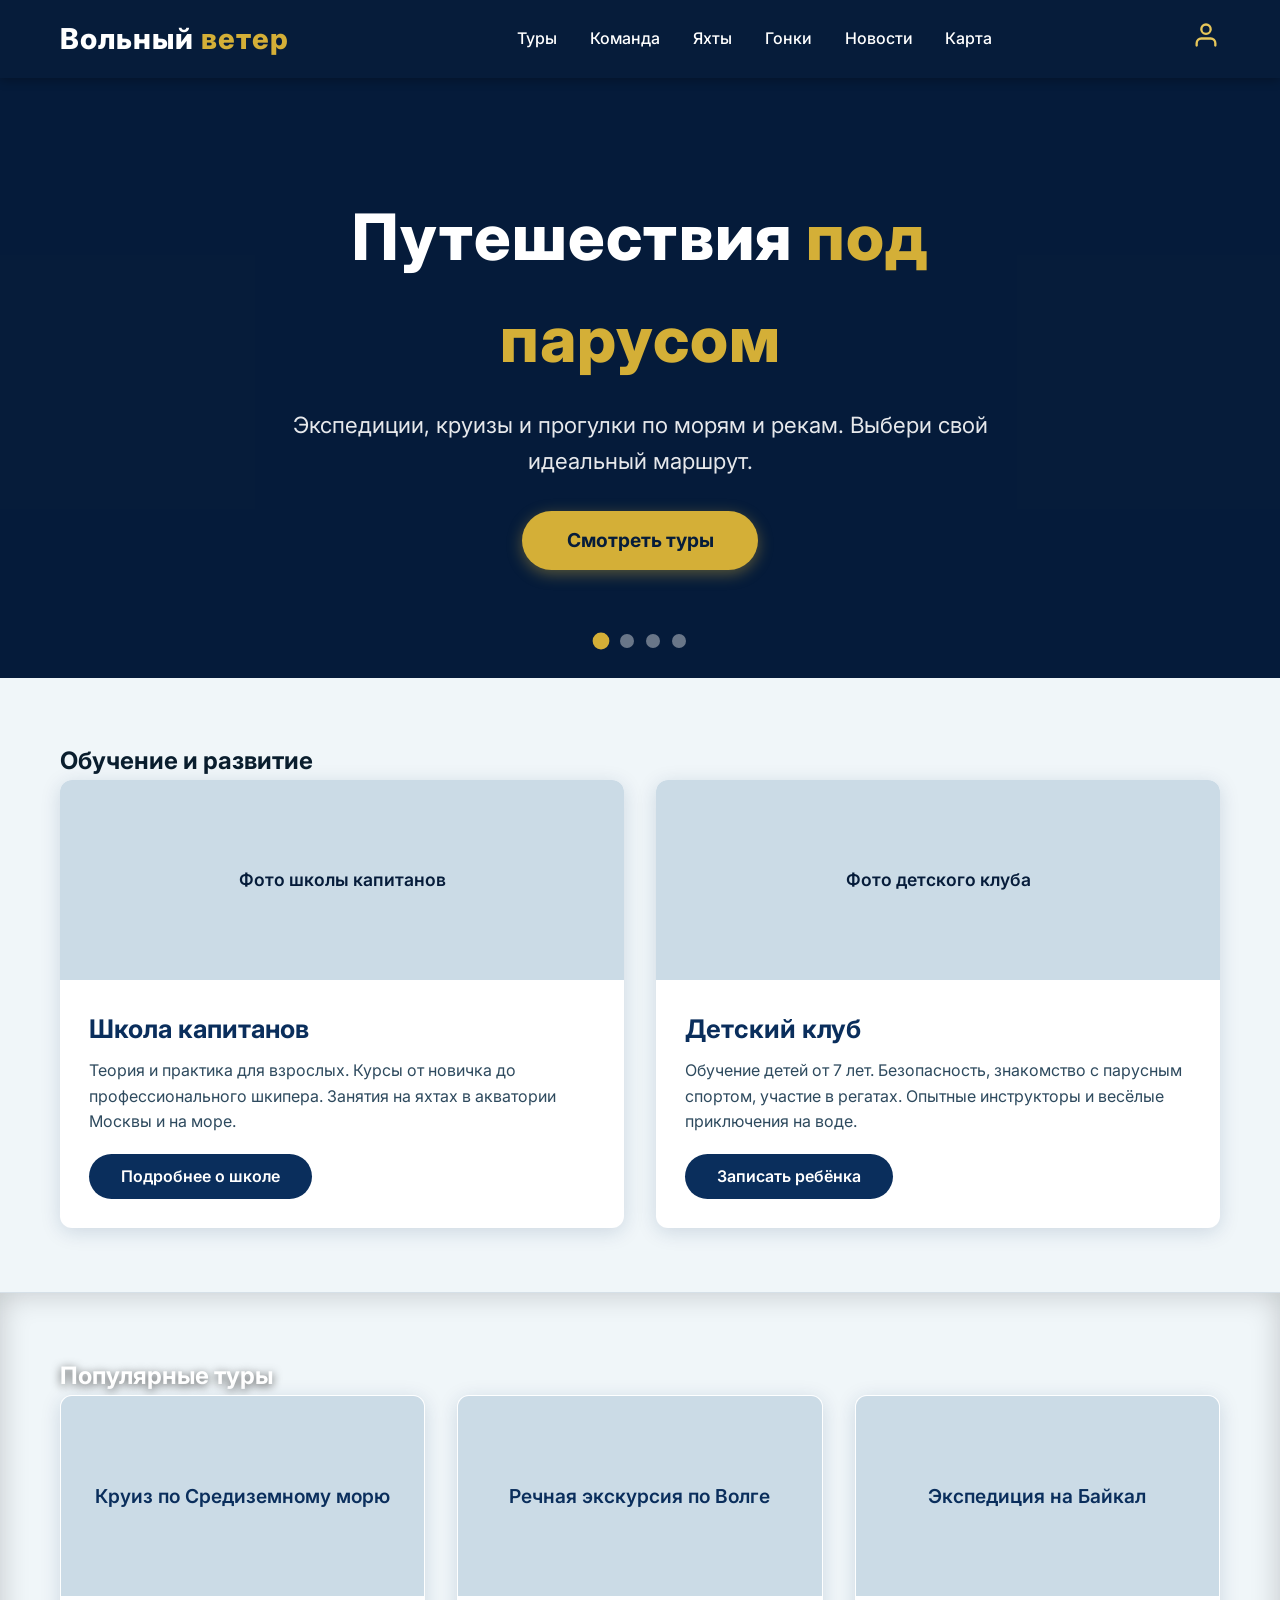
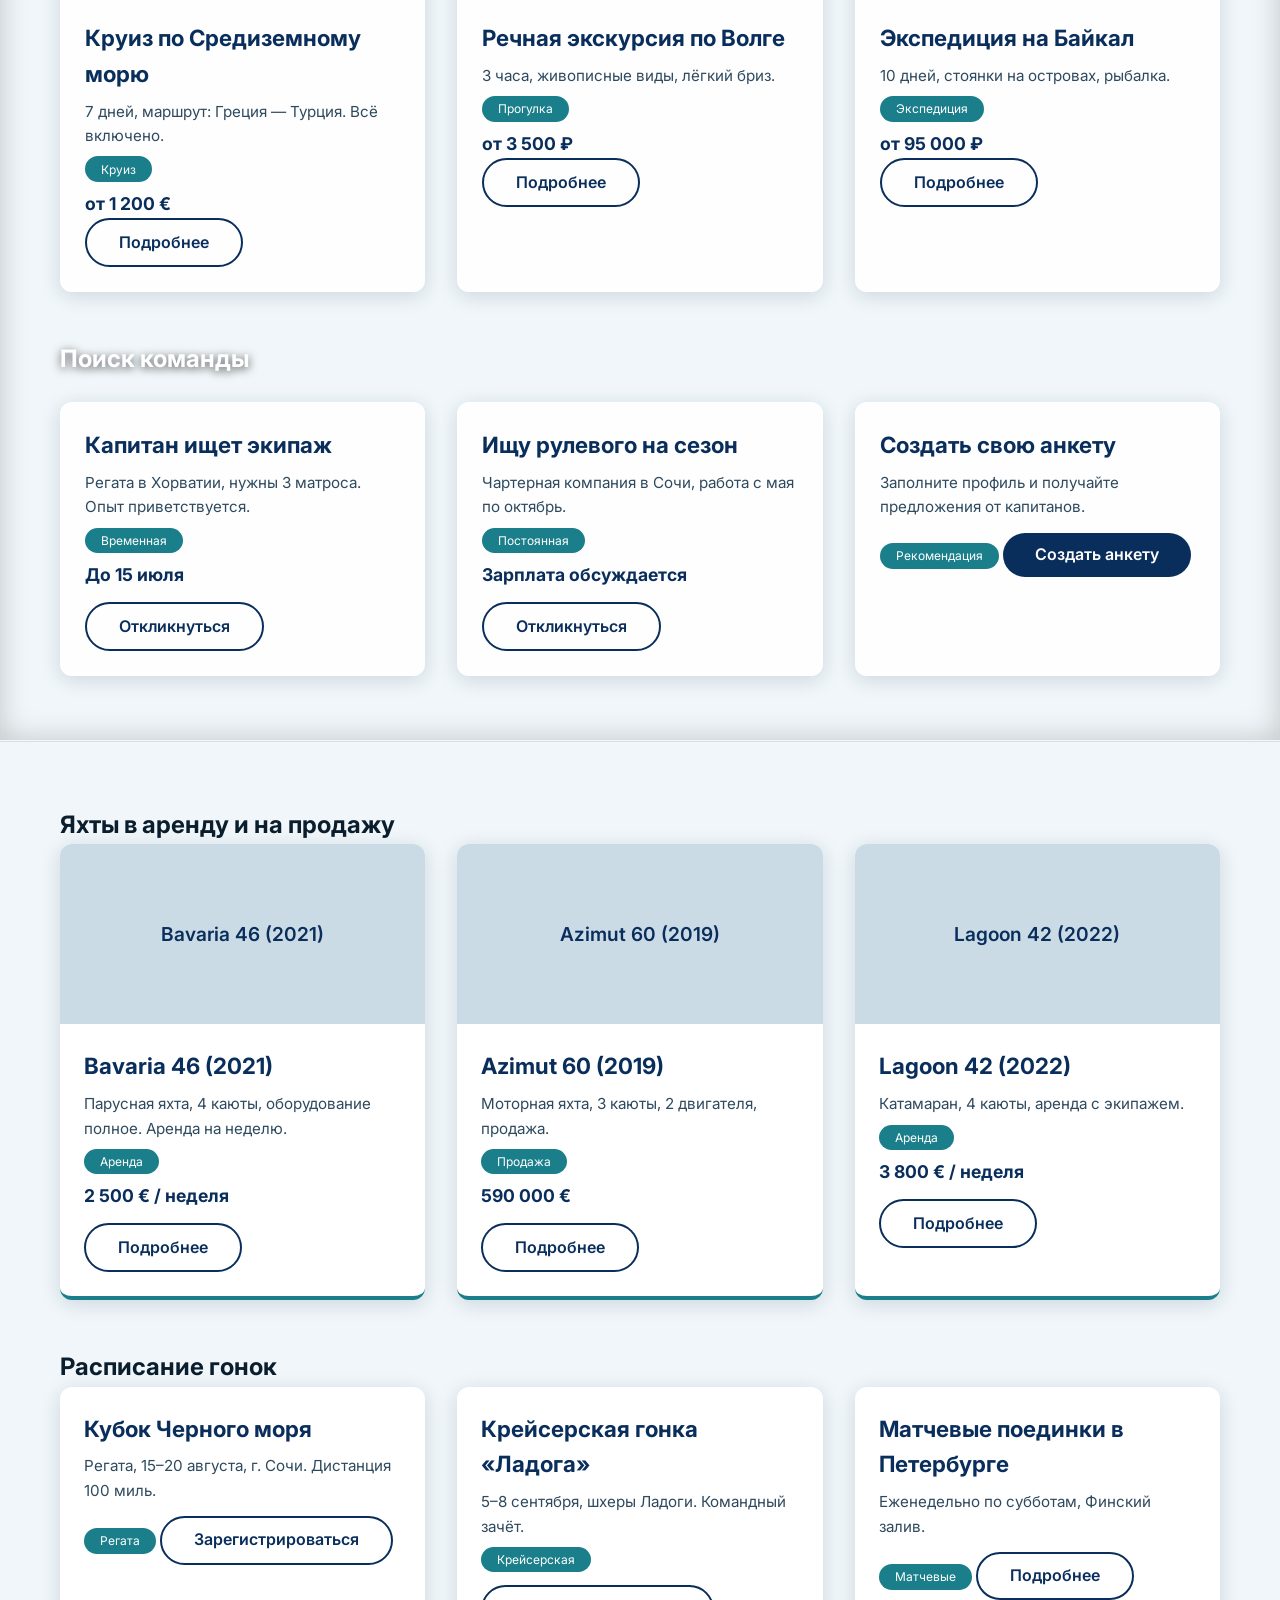
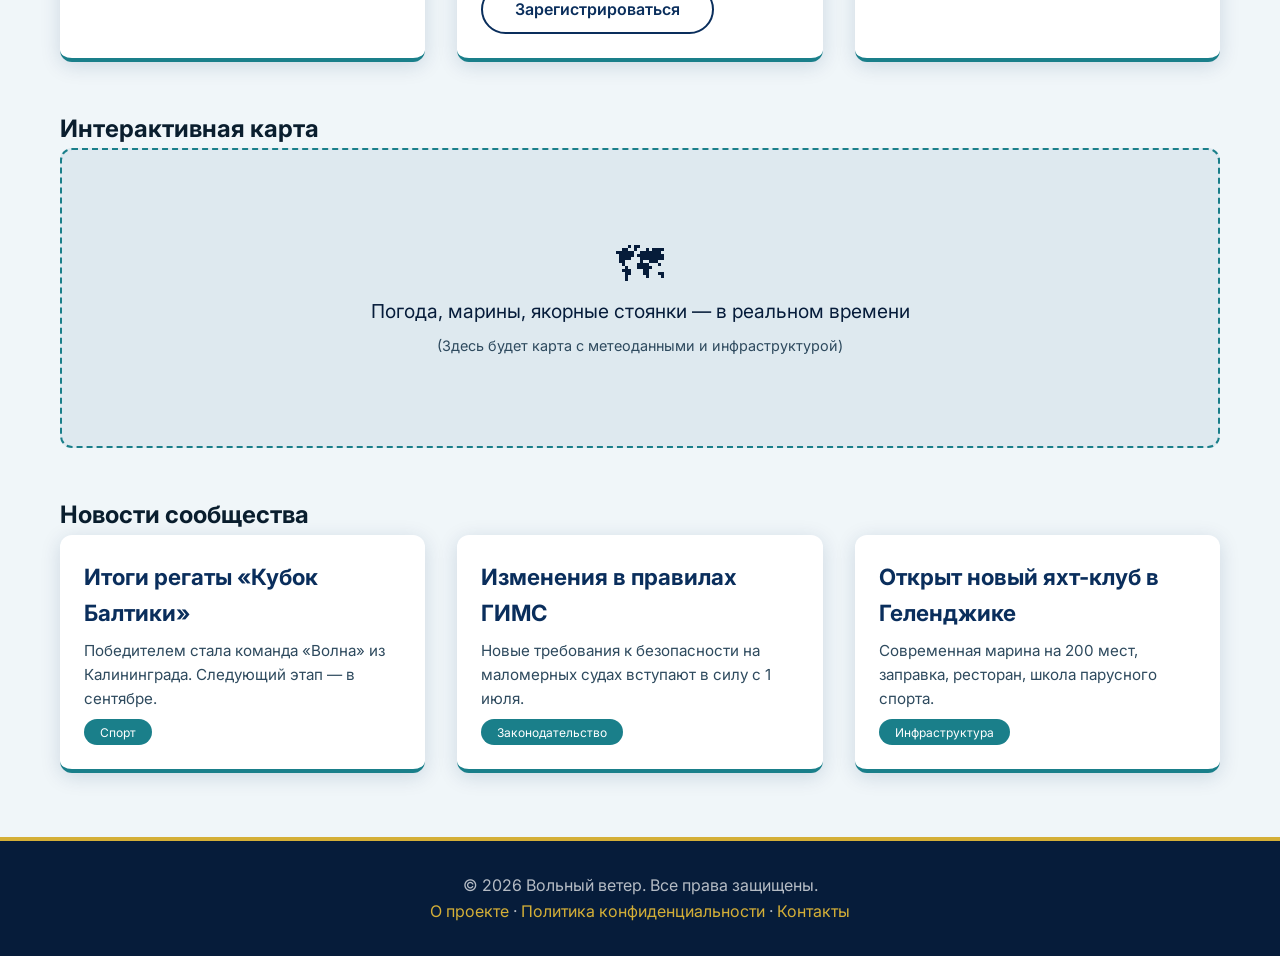
<file: Яхтеный сайт/Резервные копии/Сайт1/index.html>
<!DOCTYPE html>
<html lang="ru">
<head>
    <meta charset="UTF-8" />
    <meta name="viewport" content="width=device-width, initial-scale=1.0" />
    <title>Вольный ветер — яхтенная платформа</title>
    <link href="https://fonts.googleapis.com/css2?family=Inter:opsz,wght@14..32,300;14..32,400;14..32,600;14..32,700;14..32,800&display=swap" rel="stylesheet" />
    <style>
        /* ===== ЦВЕТА «МОРСКАЯ СВЕЖЕСТЬ» ===== */
        :root {
            --primary: #0A2E5C;
            --primary-dark: #061C3A;
            --secondary: #1A7F8A;
            --accent: #4DB8C4;
            --gold: #D4AF37;
            --bg-light: #F0F6F9;
            --text-dark: #0A1E2E;
            --text-light: #FFFFFF;
            --shadow: 0 4px 20px rgba(10, 46, 92, 0.15);
            --radius: 12px;
        }

        * { margin: 0; padding: 0; box-sizing: border-box; }

        body {
            font-family: 'Inter', sans-serif;
            background: var(--bg-light);
            color: var(--text-dark);
            line-height: 1.6;
            /* === ФОН ДЛЯ ВСЕЙ СТРАНИЦЫ === */
            background-image: url('https://images.wallpaperscraft.ru/image/single/enot_zhivotnoe_podvodnyj_1343115_1920x1080.jpg');
            background-size: cover;
            background-attachment: fixed;
            background-position: center;
            min-height: 100vh;
        }

        .container {
            max-width: 1200px;
            margin: 0 auto;
            padding: 0 20px;
        }

        /* ===== ШАПКА ===== */
        header {
            background: var(--primary-dark);
            color: var(--text-light);
            padding: 1rem 0;
            position: sticky;
            top: 0;
            z-index: 100;
            box-shadow: 0 2px 10px rgba(0,0,0,0.3);
        }
        .header-inner {
            display: flex;
            justify-content: space-between;
            align-items: center;
            flex-wrap: wrap;
        }
        .logo {
            font-size: 1.8rem;
            font-weight: 800;
            letter-spacing: 1px;
        }
        .logo span { color: var(--gold); }
        nav a {
            color: var(--text-light);
            text-decoration: none;
            margin-left: 1.8rem;
            font-weight: 500;
            transition: 0.3s;
            font-size: 1rem;
        }
        nav a:hover { color: var(--gold); }
        .auth-buttons a {
            background: var(--gold);
            color: var(--primary-dark);
            padding: 0.4rem 1.2rem;
            border-radius: 30px;
            font-weight: 600;
            margin-left: 0.8rem;
            transition: 0.3s;
        }
        .auth-buttons a:hover {
            background: #e6c65a;
            color: var(--primary-dark);
        }
        .auth-buttons .register {
            background: transparent;
            border: 2px solid var(--gold);
            color: var(--text-light);
        }
        .auth-buttons .register:hover {
            background: var(--gold);
            color: var(--primary-dark);
        }

        .auth-icon a{
            color: #e6c65a;
        }
        .auth-icon a:hover{
            color: #4DB8C4;
        }

        .auth-icon a:active {
            color: #FF3B30 !important;
        }

        /* 🟡 При нажатии (клик) — однократное мигание золотым */
        .auth-icon a.clicked svg {
            animation: flashGold 0.4s ease 1;
        }

        @keyframes flashGold {
            0%   { color: #FFFFFF; }
            30%  { color: #D4AF37; }
            70%  { color: #D4AF37; }
            100% { color: #FFFFFF; }
        }
        /* ===== ГЕРОЙ-СЛАЙДЕР ===== */
        .hero-slider {
            position: relative;
            height: 600px;
            overflow: hidden;
            background: var(--primary-dark);
        }
        .slides {
            display: flex;
            width: 100%;
            height: 100%;
            transition: transform 0.8s ease;
        }
        .slide {
            min-width: 100%;
            height: 100%;
            background-size: cover;
            background-position: center;
            display: flex;
            align-items: center;
            justify-content: center;
            text-align: center;
            color: var(--text-light);
            position: relative;
        }
        .slide::after {
            content: '';
            position: absolute;
            inset: 0;
            background: rgba(6, 28, 58, 0.45);
            z-index: 1;
        }
        .slide-content {
            position: relative;
            z-index: 2;
            max-width: 800px;
            padding: 0 20px;
        }
        .slide-content h1 {
            font-size: 4rem;
            font-weight: 800;
            margin-bottom: 1rem;
            letter-spacing: 1px;
        }
        .slide-content h1 span { color: var(--gold); }
        .slide-content p {
            font-size: 1.4rem;
            margin-bottom: 2rem;
            opacity: 0.9;
        }
        .slide-content .btn {
            background: var(--gold);
            color: var(--primary-dark);
            padding: 0.9rem 2.8rem;
            border-radius: 50px;
            font-weight: 700;
            font-size: 1.2rem;
            text-decoration: none;
            display: inline-block;
            transition: 0.3s;
            box-shadow: 0 4px 15px rgba(212, 175, 55, 0.4);
        }
        .slide-content .btn:hover {
            transform: scale(1.05);
            background: #e6c65a;
        }

        /* Точки */
        .dots {
            position: absolute;
            bottom: 30px;
            left: 50%;
            transform: translateX(-50%);
            z-index: 3;
            display: flex;
            gap: 12px;
        }
        .dot {
            width: 14px;
            height: 14px;
            border-radius: 50%;
            background: rgba(255,255,255,0.4);
            cursor: pointer;
            transition: 0.3s;
            border: none;
            padding: 0;
        }
        .dot.active {
            background: var(--gold);
            transform: scale(1.2);
        }
        .dot:hover {
            background: var(--gold);
        }

        /* ===== СЕКЦИИ (три основных контейнера) ===== */
        .section {
            padding: 4rem 0;
            /* По умолчанию все секции непрозрачные */
            background: #F0F6F9; /* базовый цвет, но мы переопределим */
        }

        /* Первая секция – непрозрачная */
        .section-top {
            background: #F0F6F9;
            border-bottom: 1px solid #d6e0e8;
        }

        /* Вторая секция – ПОЛНОСТЬЮ ПРОЗРАЧНАЯ (виден задний фон) */
        .section-transparent {
            background: transparent !important;
            backdrop-filter: blur(2px); /* лёгкий эффект, чтобы текст читался */
            border-bottom: 1px solid rgba(255,255,255,0.2);
            box-shadow: inset 0 0 30px rgba(0,0,0,0.2);
        }
        .section-transparent .section-title {
            color: #fff;
            text-shadow: 0 2px 10px rgba(0,0,0,0.7);
        }
        .section-transparent .section-title::after {
            background: var(--gold);
        }
        .section-transparent .card {
            background: rgba(255, 255, 255, 0.88);
            backdrop-filter: blur(4px);
            border: 1px solid rgba(255,255,255,0.3);
        }

        /* Третья секция – снова непрозрачная */
        .section-bottom {
            background: #F0F6F9;
            border-top: 1px solid #d6e0e8;
        }

        /* ===== КАРТОЧКИ ===== */
        .grid-2 {
            display: grid;
            grid-template-columns: repeat(auto-fit, minmax(300px, 1fr));
            gap: 2rem;
        }
        .grid-3 {
            display: grid;
            grid-template-columns: repeat(auto-fit, minmax(280px, 1fr));
            gap: 2rem;
        }
        .card {
            background: white;
            border-radius: var(--radius);
            overflow: hidden;
            box-shadow: var(--shadow);
            transition: 0.3s;
            border-bottom: 4px solid var(--secondary);
        }
        .card:hover { transform: translateY(-8px); }
        .card-img {
            height: 180px;
            background: #cbdbe6;
            display: flex;
            align-items: center;
            justify-content: center;
            font-size: 1.2rem;
            color: var(--primary);
            font-weight: 600;
        }
        .card-body {
            padding: 1.5rem;
        }
        .card-body h3 {
            font-size: 1.4rem;
            color: var(--primary);
            margin-bottom: 0.5rem;
        }
        .card-body p {
            color: #2e4a5e;
            font-size: 0.95rem;
        }
        .card-body .tag {
            display: inline-block;
            background: var(--secondary);
            color: white;
            padding: 0.2rem 1rem;
            border-radius: 30px;
            font-size: 0.75rem;
            margin-top: 0.5rem;
        }
        .card-body .price {
            font-weight: 700;
            color: var(--primary);
            font-size: 1.1rem;
            margin-top: 0.5rem;
            display: block;
        }

        .btn-outline {
            border: 2px solid var(--primary);
            color: var(--primary);
            padding: 0.6rem 2rem;
            border-radius: 50px;
            text-decoration: none;
            font-weight: 600;
            display: inline-block;
            transition: 0.3s;
        }
        .btn-outline:hover {
            background: var(--primary);
            color: white;
        }
        .btn-primary {
            background: var(--primary);
            color: white;
            padding: 0.6rem 2rem;
            border-radius: 50px;
            text-decoration: none;
            font-weight: 600;
            display: inline-block;
            transition: 0.3s;
        }
        .btn-primary:hover {
            background: var(--primary-dark);
        }

        /* ===== ШКОЛА ===== */
        .school-block {
            display: grid;
            grid-template-columns: 1fr 1fr;
            gap: 2rem;
        }
        .school-item {
            background: white;
            border-radius: var(--radius);
            overflow: hidden;
            box-shadow: var(--shadow);
            position: relative;
        }
        .school-item .bg {
            height: 200px;
            background: #cbdbe6;
            display: flex;
            align-items: center;
            justify-content: center;
            font-size: 1.1rem;
            color: var(--primary-dark);
            font-weight: 600;
        }
        .school-item .content {
            padding: 1.8rem;
        }
        .school-item .content h3 {
            font-size: 1.6rem;
            color: var(--primary);
            margin-bottom: 0.5rem;
        }
        .school-item .content p {
            color: #2e4a5e;
            margin-bottom: 1.2rem;
        }

        /* ===== КАРТА ===== */
        .map-placeholder {
            background: rgba(203, 219, 230, 0.5);
            backdrop-filter: blur(4px);
            height: 300px;
            border-radius: var(--radius);
            display: flex;
            align-items: center;
            justify-content: center;
            font-size: 1.2rem;
            color: var(--primary-dark);
            border: 2px dashed var(--secondary);
        }

        /* ===== ПОДВАЛ ===== */
        footer {
            background: var(--primary-dark);
            color: rgba(255,255,255,0.7);
            text-align: center;
            padding: 2rem 0;
            border-top: 4px solid var(--gold);
        }
        footer a { color: var(--gold); text-decoration: none; }

        /* ===== АДАПТИВ ===== */
        @media (max-width: 768px) {
            .hero-slider { height: 450px; }
            .slide-content h1 { font-size: 2.5rem; }
            .slide-content p { font-size: 1.1rem; }
            nav a { margin-left: 1rem; font-size: 0.9rem; }
            .auth-buttons a { padding: 0.3rem 1rem; font-size: 0.9rem; }
            .section-title { font-size: 1.8rem; }
            .school-block { grid-template-columns: 1fr; }
        }
        @media (max-width: 480px) {
            .header-inner { flex-direction: column; gap: 1rem; }
            nav { display: flex; flex-wrap: wrap; justify-content: center; gap: 0.5rem; }
            nav a { margin-left: 0; }
            .auth-buttons { margin-top: 0.5rem; }
            .hero-slider { height: 350px; }
            .slide-content h1 { font-size: 1.8rem; }
        }
    </style>
</head>
<body>

    <!-- ШАПКА -->
   <header>
    <div class="container header-inner">
        <div class="logo">Вольный <span>ветер</span></div>
        <nav>
            <a href="#">Туры</a>
            <a href="#">Команда</a>
            <a href="#">Яхты</a>
            <a href="#">Гонки</a>
            <a href="#">Новости</a>
            <a href="#">Карта</a>
        </nav>
        <div class="auth-icon">
            <a href="#" aria-label="Войти или зарегистрироваться">
                <svg width="28" height="28" viewBox="0 0 24 24" fill="none" stroke="currentColor" stroke-width="2" stroke-linecap="round" stroke-linejoin="round">
                    <path d="M20 21v-2a4 4 0 0 0-4-4H8a4 4 0 0 0-4 4v2" />
                    <circle cx="12" cy="7" r="4" />
                </svg>
            </a>
        </div>
    </div>
    </header>

    <!-- ГЕРОЙ-СЛАЙДЕР -->
    <section class="hero-slider" id="heroSlider">
        <div class="slides" id="slides">
            <div class="slide" style="background-image: url('https://images.unsplash.com/photo-1507525428034-b723cf961d3e?q=80&w=2070&auto=format&fit=crop');">
                <div class="slide-content">
                    <h1>Путешествия <span>под парусом</span></h1>
                    <p>Экспедиции, круизы и прогулки по морям и рекам. Выбери свой идеальный маршрут.</p>
                    <a href="#" class="btn">Смотреть туры</a>
                </div>
            </div>
            <div class="slide" style="background-image: url('https://images.unsplash.com/photo-1567899378494-47b22a2ae96a?q=80&w=2070&auto=format&fit=crop');">
                <div class="slide-content">
                    <h1>Школа <span>капитанов</span></h1>
                    <p>Обучение взрослых и детей. От новичка до профессионального шкипера.</p>
                    <a href="#" class="btn">Записаться</a>
                </div>
            </div>
            <div class="slide" style="background-image: url('https://images.unsplash.com/photo-1518837695005-2083093ee35b?q=80&w=2070&auto=format&fit=crop');">
                <div class="slide-content">
                    <h1>Купить <span>яхту</span></h1>
                    <p>Большой выбор парусных и моторных яхт, катамаранов от частных владельцев и дилеров.</p>
                    <a href="#" class="btn">Каталог</a>
                </div>
            </div>
            <div class="slide" style="background-image: url('https://images.unsplash.com/photo-1544551763-46a013bb70d5?q=80&w=2070&auto=format&fit=crop');">
                <div class="slide-content">
                    <h1>Аренда <span>яхт</span></h1>
                    <p>Наденься на неделю или выходные. С экипажем или самостоятельно.</p>
                    <a href="#" class="btn">Выбрать яхту</a>
                </div>
            </div>
        </div>
        <div class="dots" id="dots">
            <button class="dot active" data-index="0" aria-label="Слайд 1"></button>
            <button class="dot" data-index="1" aria-label="Слайд 2"></button>
            <button class="dot" data-index="2" aria-label="Слайд 3"></button>
            <button class="dot" data-index="3" aria-label="Слайд 4"></button>
        </div>
    </section>

    <!-- 1-й БОЛЬШОЙ КОНТЕЙНЕР -->
    <section class="section section-top">
        <div class="container">
            <h2 class="section-title">Обучение и развитие</h2>
            <div class="school-block">
                <div class="school-item">
                    <div class="bg">Фото школы капитанов</div>
                    <div class="content">
                        <h3>Школа капитанов</h3>
                        <p>Теория и практика для взрослых. Курсы от новичка до профессионального шкипера. Занятия на яхтах в акватории Москвы и на море.</p>
                        <a href="#" class="btn-primary">Подробнее о школе</a>
                    </div>
                </div>
                <div class="school-item">
                    <div class="bg">Фото детского клуба</div>
                    <div class="content">
                        <h3>Детский клуб</h3>
                        <p>Обучение детей от 7 лет. Безопасность, знакомство с парусным спортом, участие в регатах. Опытные инструкторы и весёлые приключения на воде.</p>
                        <a href="#" class="btn-primary">Записать ребёнка</a>
                    </div>
                </div>
            </div>
        </div>
    </section>

    <!-- 2-й БОЛЬШОЙ КОНТЕЙНЕР — ПРОЗРАЧНЫЙ -->
    <section class="section section-transparent">
        <div class="container">
            <h2 class="section-title">Популярные туры</h2>
            <div class="grid-3">
                <div class="card">
                    <div class="card-img" style="height: 200px;">Круиз по Средиземному морю</div>
                    <div class="card-body">
                        <h3>Круиз по Средиземному морю</h3>
                        <p>7 дней, маршрут: Греция — Турция. Всё включено.</p>
                        <span class="tag">Круиз</span>
                        <span class="price">от 1 200 €</span>
                        <a href="#" class="btn-outline">Подробнее</a>
                    </div>
                </div>
                <div class="card">
                    <div class="card-img" style="height: 200px;">Речная экскурсия по Волге</div>
                    <div class="card-body">
                        <h3>Речная экскурсия по Волге</h3>
                        <p>3 часа, живописные виды, лёгкий бриз.</p>
                        <span class="tag">Прогулка</span>
                        <span class="price">от 3 500 ₽</span>
                        <a href="#" class="btn-outline">Подробнее</a>
                    </div>
                </div>
                <div class="card">
                    <div class="card-img" style="height: 200px;">Экспедиция на Байкал</div>
                    <div class="card-body">
                        <h3>Экспедиция на Байкал</h3>
                        <p>10 дней, стоянки на островах, рыбалка.</p>
                        <span class="tag">Экспедиция</span>
                        <span class="price">от 95 000 ₽</span>
                        <a href="#" class="btn-outline">Подробнее</a>
                    </div>
                </div>
            </div>

            <div style="margin-top: 3rem;">
                <h2 class="section-title" style="margin-bottom:1.5rem;">Поиск команды</h2>
                <div class="grid-3">
                    <div class="card">
                        <div class="card-body">
                            <h3>Капитан ищет экипаж</h3>
                            <p>Регата в Хорватии, нужны 3 матроса. Опыт приветствуется.</p>
                            <span class="tag">Временная</span>
                            <span class="price">До 15 июля</span>
                            <a href="#" class="btn-outline" style="margin-top:0.8rem; display:inline-block;">Откликнуться</a>
                        </div>
                    </div>
                    <div class="card">
                        <div class="card-body">
                            <h3>Ищу рулевого на сезон</h3>
                            <p>Чартерная компания в Сочи, работа с мая по октябрь.</p>
                            <span class="tag">Постоянная</span>
                            <span class="price">Зарплата обсуждается</span>
                            <a href="#" class="btn-outline" style="margin-top:0.8rem; display:inline-block;">Откликнуться</a>
                        </div>
                    </div>
                    <div class="card">
                        <div class="card-body">
                            <h3>Создать свою анкету</h3>
                            <p>Заполните профиль и получайте предложения от капитанов.</p>
                            <span class="tag">Рекомендация</span>
                            <a href="#" class="btn-primary" style="margin-top:0.8rem; display:inline-block;">Создать анкету</a>
                        </div>
                    </div>
                </div>
            </div>
        </div>
    </section>

    <!-- 3-й БОЛЬШОЙ КОНТЕЙНЕР -->
    <section class="section section-bottom">
        <div class="container">
            <h2 class="section-title">Яхты в аренду и на продажу</h2>
            <div class="grid-3">
                <div class="card">
                    <div class="card-img">Bavaria 46 (2021)</div>
                    <div class="card-body">
                        <h3>Bavaria 46 (2021)</h3>
                        <p>Парусная яхта, 4 каюты, оборудование полное. Аренда на неделю.</p>
                        <span class="tag">Аренда</span>
                        <span class="price">2 500 € / неделя</span>
                        <a href="#" class="btn-outline" style="margin-top:0.8rem; display:inline-block;">Подробнее</a>
                    </div>
                </div>
                <div class="card">
                    <div class="card-img">Azimut 60 (2019)</div>
                    <div class="card-body">
                        <h3>Azimut 60 (2019)</h3>
                        <p>Моторная яхта, 3 каюты, 2 двигателя, продажа.</p>
                        <span class="tag">Продажа</span>
                        <span class="price">590 000 €</span>
                        <a href="#" class="btn-outline" style="margin-top:0.8rem; display:inline-block;">Подробнее</a>
                    </div>
                </div>
                <div class="card">
                    <div class="card-img">Lagoon 42 (2022)</div>
                    <div class="card-body">
                        <h3>Lagoon 42 (2022)</h3>
                        <p>Катамаран, 4 каюты, аренда с экипажем.</p>
                        <span class="tag">Аренда</span>
                        <span class="price">3 800 € / неделя</span>
                        <a href="#" class="btn-outline" style="margin-top:0.8rem; display:inline-block;">Подробнее</a>
                    </div>
                </div>
            </div>

            <div style="margin-top: 3rem;">
                <h2 class="section-title">Расписание гонок</h2>
                <div class="grid-3">
                    <div class="card">
                        <div class="card-body">
                            <h3>Кубок Черного моря</h3>
                            <p>Регата, 15–20 августа, г. Сочи. Дистанция 100 миль.</p>
                            <span class="tag">Регата</span>
                            <a href="#" class="btn-outline" style="margin-top:0.8rem; display:inline-block;">Зарегистрироваться</a>
                        </div>
                    </div>
                    <div class="card">
                        <div class="card-body">
                            <h3>Крейсерская гонка «Ладога»</h3>
                            <p>5–8 сентября, шхеры Ладоги. Командный зачёт.</p>
                            <span class="tag">Крейсерская</span>
                            <a href="#" class="btn-outline" style="margin-top:0.8rem; display:inline-block;">Зарегистрироваться</a>
                        </div>
                    </div>
                    <div class="card">
                        <div class="card-body">
                            <h3>Матчевые поединки в Петербурге</h3>
                            <p>Еженедельно по субботам, Финский залив.</p>
                            <span class="tag">Матчевые</span>
                            <a href="#" class="btn-outline" style="margin-top:0.8rem; display:inline-block;">Подробнее</a>
                        </div>
                    </div>
                </div>
            </div>

            <div style="margin-top: 3rem;">
                <h2 class="section-title">Интерактивная карта</h2>
                <div class="map-placeholder">
                    <div style="text-align:center;">
                        <div style="font-size:3rem; line-height:1;">🗺</div>
                        <p style="margin-top:0.5rem;">Погода, марины, якорные стоянки — в реальном времени</p>
                        <p style="font-size:0.9rem; margin-top:0.5rem; color:#2e4a5e;">(Здесь будет карта с метеоданными и инфраструктурой)</p>
                    </div>
                </div>
            </div>

            <div style="margin-top: 3rem;">
                <h2 class="section-title">Новости сообщества</h2>
                <div class="grid-3">
                    <div class="card">
                        <div class="card-body">
                            <h3>Итоги регаты «Кубок Балтики»</h3>
                            <p>Победителем стала команда «Волна» из Калининграда. Следующий этап — в сентябре.</p>
                            <span class="tag">Спорт</span>
                        </div>
                    </div>
                    <div class="card">
                        <div class="card-body">
                            <h3>Изменения в правилах ГИМС</h3>
                            <p>Новые требования к безопасности на маломерных судах вступают в силу с 1 июля.</p>
                            <span class="tag">Законодательство</span>
                        </div>
                    </div>
                    <div class="card">
                        <div class="card-body">
                            <h3>Открыт новый яхт-клуб в Геленджике</h3>
                            <p>Современная марина на 200 мест, заправка, ресторан, школа парусного спорта.</p>
                            <span class="tag">Инфраструктура</span>
                        </div>
                    </div>
                </div>
            </div>
        </div>
    </section>

    <!-- ПОДВАЛ -->
    <footer>
        <div class="container">
            <p>© 2026 Вольный ветер. Все права защищены.</p>
            <p>
                <a href="#">О проекте</a> · <a href="#">Политика конфиденциальности</a> · <a href="#">Контакты</a>
            </p>
        </div>
    </footer>

    <!-- СКРИПТ КАРУСЕЛИ -->
    <script>
        (function() {
            const slides = document.querySelector('#slides');
            const dots = document.querySelectorAll('.dot');
            let current = 0;
            const total = dots.length;
            let interval;

            function goTo(index) {
                if (index < 0) index = total - 1;
                if (index >= total) index = 0;
                slides.style.transform = 'translateX(' + (-index * 100) + '%)';
                dots.forEach((d, i) => {
                    d.classList.toggle('active', i === index);
                });
                current = index;
            }

            function nextSlide() {
                goTo(current + 1);
            }

            dots.forEach((dot, idx) => {
                dot.addEventListener('click', function() {
                    clearInterval(interval);
                    goTo(idx);
                    interval = setInterval(nextSlide, 6000);
                });
            });

            interval = setInterval(nextSlide, 6000);

            const slider = document.querySelector('#heroSlider');
            slider.addEventListener('mouseenter', () => clearInterval(interval));
            slider.addEventListener('mouseleave', () => {
                interval = setInterval(nextSlide, 6000);
            });

            let startX = 0;
            let isDragging = false;
            slider.addEventListener('touchstart', (e) => {
                startX = e.touches[0].clientX;
                isDragging = true;
                clearInterval(interval);
            });
            slider.addEventListener('touchmove', (e) => {
                if (!isDragging) return;
                const diff = startX - e.touches[0].clientX;
                if (Math.abs(diff) > 50) {
                    isDragging = false;
                    if (diff > 0) goTo(current + 1);
                    else goTo(current - 1);
                    interval = setInterval(nextSlide, 6000);
                }
            });
            slider.addEventListener('touchend', () => {
                isDragging = false;
                interval = setInterval(nextSlide, 6000);
            });
        })();
    </script>

</body>
</html>
</file>
